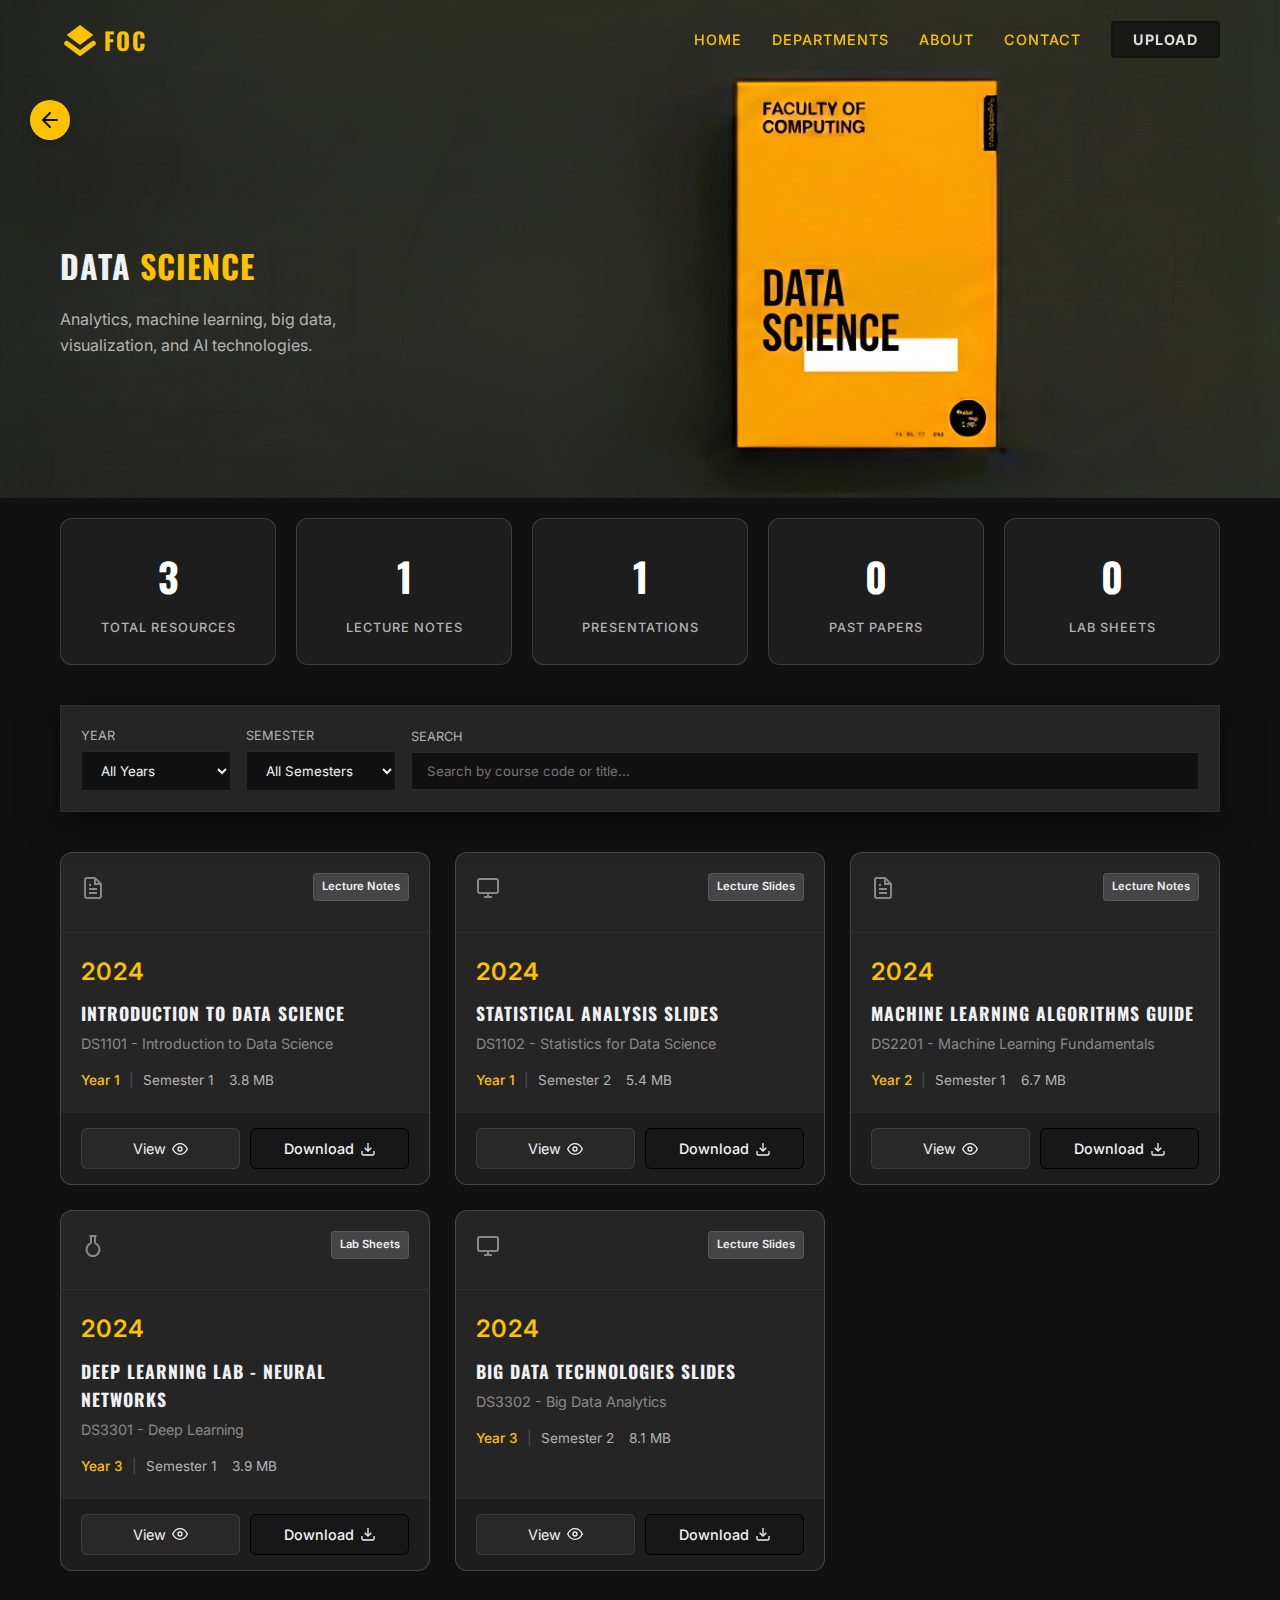
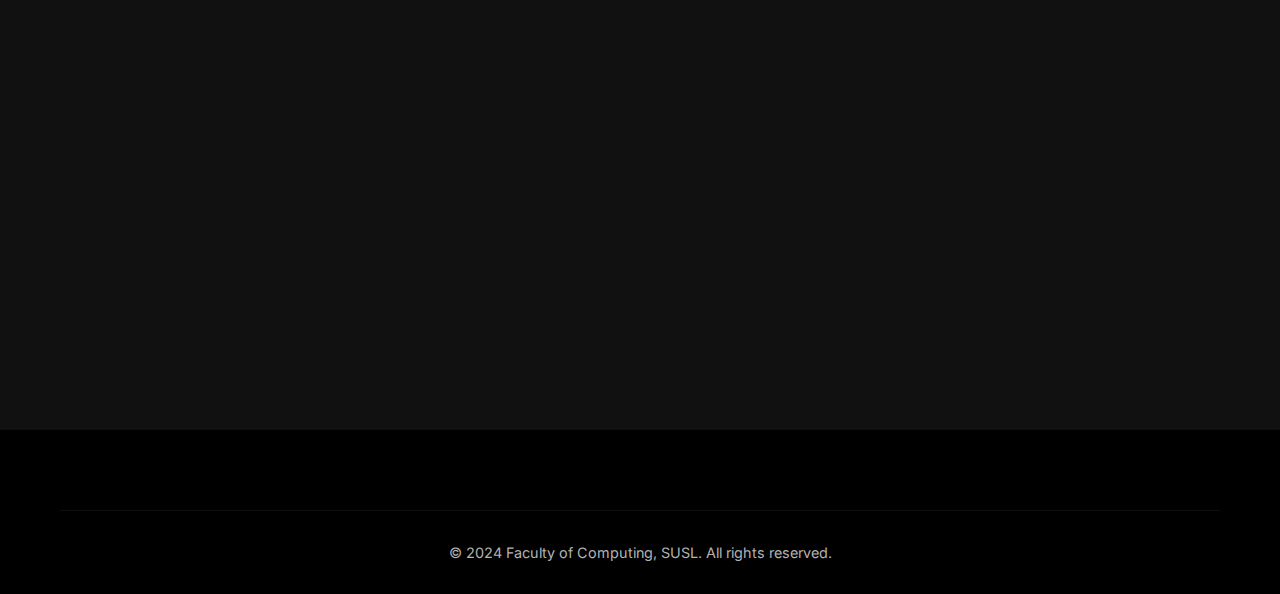
<file: pages/data-science.html>
<!DOCTYPE html>
<html lang="en">

<head>
    <meta charset="UTF-8">
    <meta name="viewport" content="width=device-width, initial-scale=1.0">
    <title>Data Science | Resource Library</title>

    <!-- Fonts -->
    <link rel="preconnect" href="https://fonts.googleapis.com">
    <link rel="preconnect" href="https://fonts.gstatic.com" crossorigin>
    <link
        href="https://fonts.googleapis.com/css2?family=Inter:wght@300;400;500;600&family=Oswald:wght@300;400;500;600;700&display=swap"
        rel="stylesheet">

    <!-- Styles -->
    <link rel="stylesheet" href="../css/styles.css">

    <style>
        /* Page Specific Styles */
        .page-header {
            background-image: url('../images/ds-banner.png');
            background-size: cover;
            background-position: 20% 42%;
            padding: 240px 0 140px;
            position: relative;
            text-align: left;
        }

        .page-header::before {
            content: '';
            position: absolute;
            top: 0;
            left: 0;
            right: 0;
            bottom: 0;
            background: transparent;
        }

        .page-header-content {
            position: relative;
            z-index: 2;
        }

        /* Filter Bar */
        .filter-bar {
            background: var(--bg-card);
            padding: 20px;
            border: 1px solid rgba(255, 255, 255, 0.05);
            margin-top: 0;
            position: relative;
            z-index: 10;
            display: flex;
            gap: 15px;
            flex-wrap: wrap;
            align-items: center;
            box-shadow: var(--shadow-lg);
        }

        .form-group {
            display: flex;
            flex-direction: column;
            gap: 5px;
        }

        .form-label {
            font-size: 0.8rem;
            color: var(--text-gray);
            text-transform: uppercase;
        }

        .form-select,
        .form-input {
            background: var(--bg-darker);
            border: 1px solid rgba(255, 255, 255, 0.1);
            color: var(--text-white);
            padding: 10px 15px;
            font-family: var(--font-body);
            min-width: 150px;
        }

        .form-select:focus,
        .form-input:focus {
            outline: none;
            border-color: var(--accent-orange);
        }

        .search-group {
            flex-grow: 1;
        }

        .search-group input {
            width: 100%;
        }


        /* Tabs */
        .type-tabs {
            display: flex;
            gap: 10px;
            margin-top: 20px;
            flex-wrap: wrap;
        }

        .type-tab {
            background: transparent;
            border: 1px solid rgba(255, 255, 255, 0.1);
            color: var(--text-gray);
            padding: 8px 16px;
            cursor: pointer;
            transition: var(--transition);
            font-family: var(--font-heading);
            text-transform: uppercase;
            letter-spacing: 1px;
            font-size: 0.85rem;
        }

        .type-tab:hover {
            border-color: var(--accent-orange);
            color: var(--accent-orange);
            background: transparent;
        }

        .type-tab.active {
            background: var(--accent-orange);
            color: var(--text-white);
            border-color: var(--accent-orange);
        }
    </style>
</head>

<body>

    <!-- Navigation -->
    <header class="header" id="header">
        <div class="container">
            <nav class="navbar">
                <a href="../index.html" class="logo">
                    <svg width="40" height="40" viewBox="0 0 24 24" fill="none" xmlns="http://www.w3.org/2000/svg"
                        style="color: var(--accent-orange);">
                        <path d="M12 3L20 9L12 15L4 9L12 3Z" fill="currentColor" />
                        <path d="M4 14L12 20L20 14" stroke="currentColor" stroke-width="3" stroke-linecap="round"
                            stroke-linejoin="round" />
                    </svg> FOC
                </a>
                <ul class="nav-menu" id="navMenu">

                    <li><a href="../index.html" class="nav-link">Home</a></li>
                    <li><a href="../index.html#departments" class="nav-link">Departments</a></li>
                    <li><a href="../index.html#about" class="nav-link">About</a></li>
                    <li><a href="../index.html#contact" class="nav-link">Contact</a></li>
                    <li><a href="upload.html" class="nav-link nav-cta">Upload</a></li>

                </ul>
                <div class="hamburger" id="hamburger" aria-label="Toggle menu" role="button" tabindex="0">
                    <span></span>
                    <span></span>
                    <span></span>
                </div>
            </nav>
        </div>
    </header>

    <!-- Back Button -->
    <a href="../index.html#departments" class="back-button" aria-label="Go Back">
        <svg width="24" height="24" viewBox="0 0 24 24" fill="none" xmlns="http://www.w3.org/2000/svg">
            <path d="M19 12H5" stroke="currentColor" stroke-width="2" stroke-linecap="round" stroke-linejoin="round" />
            <path d="M12 19L5 12L12 5" stroke="currentColor" stroke-width="2" stroke-linecap="round"
                stroke-linejoin="round" />
        </svg>
    </a>
    <section class="page-header">
        <div class="container page-header-content">
            <h1>Data <span style="color: var(--accent-orange);">Science</span></h1>
            <p style="color: var(--text-gray); max-width: 600px; margin: 0;">
                Analytics, machine learning, big data,<br> visualization, and AI technologies.
            </p>
        </div>
    </section>

    <!-- Main Content -->
    <section class="section" style="padding-top: 0;">
        <div class="container">

            <!-- Stats Bar -->
            <!-- Stats Bar -->
            <div class="stats-container">
                <div class="stat-card-total">
                    <div id="totalResources" class="stat-number-lg">0</div>
                    <div class="stat-label">Total Resources</div>
                </div>
                <div class="stat-card">
                    <div id="notesCount" class="stat-number-sm">0</div>
                    <div class="stat-label">Lecture Notes</div>
                </div>
                <div class="stat-card">
                    <div id="slidesCount" class="stat-number-sm">0</div>
                    <div class="stat-label">Presentations</div>
                </div>
                <div class="stat-card">
                    <div id="papersCount" class="stat-number-sm">0</div>
                    <div class="stat-label">Past Papers</div>
                </div>
                <div class="stat-card">
                    <div id="labsCount" class="stat-number-sm">0</div>
                    <div class="stat-label">Lab Sheets</div>
                </div>
            </div>

            <!-- Filters -->
            <div class="filter-bar">
                <div class="form-group">
                    <label class="form-label">Year</label>
                    <select id="yearFilter" class="form-select">
                        <option value="all">All Years</option>
                        <option value="2026">2026</option>
                        <option value="2025">2025</option>
                        <option value="2024">2024</option>
                        <option value="2023">2023</option>
                        <option value="2022">2022</option>
                    </select>
                </div>

                <div class="form-group">
                    <label class="form-label">Semester</label>
                    <select id="semesterFilter" class="form-select">
                        <option value="all">All Semesters</option>
                        <option value="1.1">Year 1 - Sem 1</option>
                        <option value="1.2">Year 1 - Sem 2</option>
                        <option value="2.1">Year 2 - Sem 1</option>
                        <option value="2.2">Year 2 - Sem 2</option>
                        <option value="3.1">Year 3 - Sem 1</option>
                        <option value="3.2">Year 3 - Sem 2</option>
                        <option value="4.1">Year 4 - Sem 1</option>
                        <option value="4.2">Year 4 - Sem 2</option>
                    </select>
                </div>

                <div class="form-group search-group">
                    <label class="form-label">Search</label>
                    <input type="text" id="searchInput" class="form-input"
                        placeholder="Search by course code or title...">
                </div>
            </div>


            <!-- Resource Grid -->
            <div class="resource-grid" id="resourcesGrid">
                <!-- Resources will be loaded here via JS -->
            </div>

            <!-- Loading/Empty States -->
            <div id="loadingState" style="text-align: center; padding: 40px; display: none;">
                <p style="color: var(--text-white);">Loading resources...</p>
            </div>

            <div id="emptyState" style="text-align: center; padding: 60px; display: none;">
                <h3 style="color: var(--text-gray);">No resources found</h3>
                <button class="btn-worky" onclick="clearAllFilters()"
                    style="padding: 10px 20px; font-size: 0.8rem; margin-top: 10px;">Clear Filters</button>
            </div>

        </div>
    </section>

    <!-- Footer -->
    <footer class="footer">
        <div class="container">
            <div class="copyright">
                &copy; 2024 Faculty of Computing, SUSL. All rights reserved.
            </div>
        </div>
    </footer>

    <!-- Download Confirmation Modal -->
    <div id="downloadModal" class="modal-overlay">
        <div class="modal-content">
            <div class="modal-header">
                <h3>Confirm Download</h3>
                <button class="modal-close" onclick="closeDownloadModal()">×</button>
            </div>
            <div class="modal-body">
                <p>Are you sure you want to download <strong id="downloadFileName">this file</strong>?</p>
                <div class="file-summary" id="downloadFileDetails">
                </div>
            </div>
            <div class="modal-footer">
                <button class="btn-secondary" onclick="closeDownloadModal()">Cancel</button>
                <button class="btn-primary" id="confirmDownloadBtn">Download Now</button>
            </div>
        </div>
    </div>

    <script>
        window.currentDepartment = 'ds';
    </script>
    <script src="../js/data.js"></script>
    <script src="../js/department.js"></script>
</body>

</html>
</file>
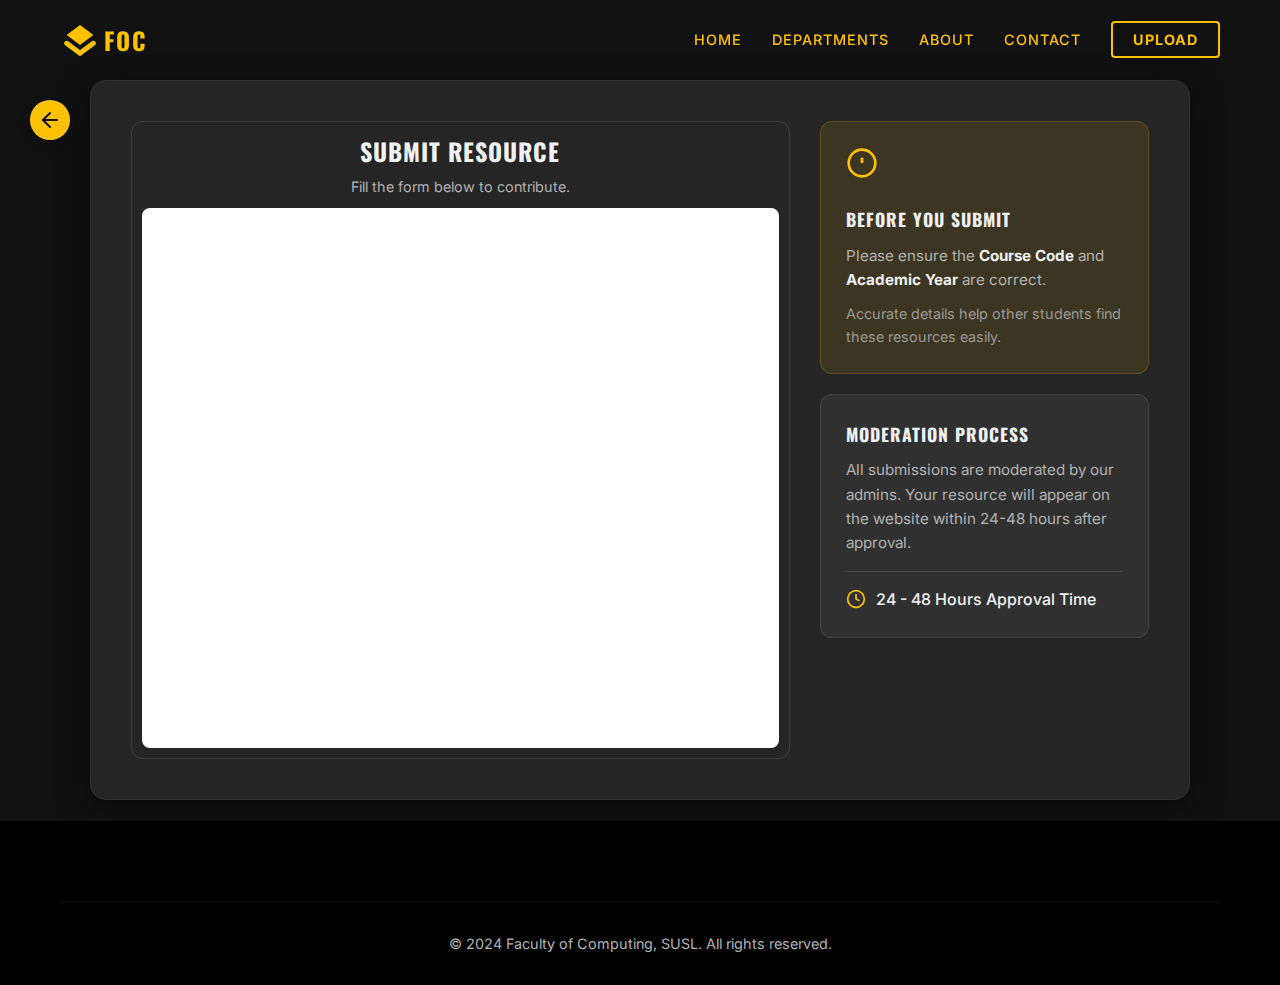
<file: pages/upload.html>
<!DOCTYPE html>
<html lang="en">

<head>
    <meta charset="UTF-8">
    <meta name="viewport" content="width=device-width, initial-scale=1.0">
    <title>Upload Resource | SUSL Computing</title>

    <!-- Fonts -->
    <link rel="preconnect" href="https://fonts.googleapis.com">
    <link rel="preconnect" href="https://fonts.gstatic.com" crossorigin>
    <link
        href="https://fonts.googleapis.com/css2?family=Inter:wght@300;400;500;600&family=Oswald:wght@300;400;500;600;700&display=swap"
        rel="stylesheet">

    <!-- Styles -->
    <link rel="stylesheet" href="../css/styles.css">
    <link rel="stylesheet" href="../css/upload.css">
</head>

<body>

    <!-- Navigation -->
    <header class="header">
        <div class="container">
            <nav class="navbar">
                <a href="../index.html" class="logo">
                    <svg width="40" height="40" viewBox="0 0 24 24" fill="none" xmlns="http://www.w3.org/2000/svg"
                        style="color: var(--accent-orange);">
                        <path d="M12 3L20 9L12 15L4 9L12 3Z" fill="currentColor" />
                        <path d="M4 14L12 20L20 14" stroke="currentColor" stroke-width="3" stroke-linecap="round"
                            stroke-linejoin="round" />
                    </svg> FOC
                </a>
                <ul class="nav-menu" id="navMenu">
                    <li><a href="../index.html" class="nav-link">Home</a></li>
                    <li><a href="../index.html#departments" class="nav-link">Departments</a></li>
                    <li><a href="../index.html#about" class="nav-link">About</a></li>
                    <li><a href="../index.html#contact" class="nav-link">Contact</a></li>
                    <li><a href="upload.html" class="nav-link nav-cta active">Upload</a></li>
                </ul>
                <div class="hamburger" id="hamburger" aria-label="Toggle menu" role="button" tabindex="0">
                    <span></span>
                    <span></span>
                    <span></span>
                </div>
            </nav>
        </div>
    </header>

    <!-- Back Button -->
    <a href="../index.html#departments" class="back-button" aria-label="Go Back">
        <svg width="24" height="24" viewBox="0 0 24 24" fill="none" xmlns="http://www.w3.org/2000/svg">
            <path d="M19 12H5" stroke="currentColor" stroke-width="2" stroke-linecap="round" stroke-linejoin="round" />
            <path d="M12 19L5 12L12 5" stroke="currentColor" stroke-width="2" stroke-linecap="round"
                stroke-linejoin="round" />
        </svg>
    </a>

    <!-- Page Header -->
    <!-- Upload Section -->
    <section class="section upload-section" style="padding-top: 80px; padding-bottom: 20px;">
        <div class="container">
            <div class="upload-container"
                style="display: grid; grid-template-columns: 2fr 1fr; gap: 30px; max-width: 1100px; margin: 0 auto; text-align: left;">

                <!-- Left Column: Google Form -->
                <div
                    style="background: var(--bg-card); padding: 10px; border-radius: 12px; border: 1px solid rgba(255, 255, 255, 0.1); height: fit-content;">
                    <div style="margin-bottom: 10px; text-align: center;">
                        <h2 style="color: var(--text-white); margin-bottom: 5px; font-size: 1.5rem;">Submit Resource
                        </h2>
                        <p style="color: var(--text-gray); font-size: 0.9rem;">
                            Fill the form below to contribute.
                        </p>
                    </div>

                    <div class="google-form-wrapper" style="position: relative; overflow: hidden; padding-top: 60vh;">
                        <div class="iframe-loader" id="formLoader">
                            <div class="spinner"></div>
                        </div>
                        <iframe onload="document.getElementById('formLoader').classList.add('hidden')"
                            src="https://docs.google.com/forms/d/e/1FAIpQLSdjtDWour7f6jrCtT9Rv4Nct-xcQyUi9O6kEwXfAvy6jRUodw/viewform?embedded=true"
                            width="100%" height="100%" frameborder="0" marginheight="0" marginwidth="0"
                            style="position: absolute; top: 0; left: 0; border: none; background: #fff; border-radius: 8px;">
                            Loading…
                        </iframe>
                    </div>
                </div>

                <!-- Right Column: Awareness & Instructions -->
                <div style="display: flex; flex-direction: column; gap: 20px;">

                    <!-- Important Note Card -->
                    <div
                        style="background: rgba(252, 194, 0, 0.1); padding: 25px; border-radius: 12px; border: 1px solid rgba(252, 194, 0, 0.2);">
                        <div style="color: var(--accent-orange); font-size: 1.5rem; margin-bottom: 15px;">
                            <svg width="32" height="32" viewBox="0 0 24 24" fill="none" stroke="currentColor"
                                stroke-width="2">
                                <circle cx="12" cy="12" r="10"></circle>
                                <line x1="12" y1="8" x2="12" y2="12"></line>
                                <line x1="12" y1="16" x2="12.01" y2="16"></line>
                            </svg>
                        </div>
                        <h3 style="color: var(--text-white); font-size: 1.1rem; margin-bottom: 10px;">Before You Submit
                        </h3>
                        <p style="color: var(--text-gray); font-size: 0.95rem; line-height: 1.6;">
                            Please ensure the <strong style="color: var(--text-white);">Course Code</strong> and <strong
                                style="color: var(--text-white);">Academic Year</strong> are correct.
                        </p>
                        <p style="color: var(--text-gray); font-size: 0.9rem; margin-top: 10px; opacity: 0.8;">
                            Accurate details help other students find these resources easily.
                        </p>
                    </div>

                    <!-- Moderation Info Card -->
                    <div
                        style="background: rgba(255, 255, 255, 0.05); padding: 25px; border-radius: 12px; border: 1px solid rgba(255, 255, 255, 0.1);">
                        <h3 style="color: var(--text-white); font-size: 1.1rem; margin-bottom: 10px;">Moderation Process
                        </h3>
                        <p style="color: var(--text-gray); font-size: 0.95rem; line-height: 1.6;">
                            All submissions are moderated by our admins. Your resource will appear on the website within
                            24-48 hours after approval.
                        </p>
                        <div
                            style="display: flex; align-items: center; gap: 10px; margin-top: 15px; padding-top: 15px; border-top: 1px solid rgba(255, 255, 255, 0.1);">
                            <svg width="20" height="20" viewBox="0 0 24 24" fill="none" stroke="var(--accent-orange)"
                                stroke-width="2">
                                <circle cx="12" cy="12" r="10"></circle>
                                <polyline points="12 6 12 12 16 14"></polyline>
                            </svg>
                            <span style="color: var(--text-white); font-weight: 500;">24 - 48 Hours Approval Time</span>
                        </div>
                    </div>

                </div>

            </div>
        </div>
    </section>

    <!-- Success Modal -->
    <div class="modal-overlay" id="successModal">
        <div class="modal-content">
            <div class="success-icon">
                <svg width="60" height="60" viewBox="0 0 24 24" fill="none" stroke="currentColor" stroke-width="2">
                    <path d="M22 11.08V12a10 10 0 1 1-5.93-9.14"></path>
                    <polyline points="22 4 12 14.01 9 11.01"></polyline>
                </svg>
            </div>
            <h2>Upload Successful!</h2>
            <p>Your resource has been submitted and is pending approval.</p>
            <button class="btn-worky" id="closeModal">Upload Another</button>
        </div>
    </div>

    <!-- Footer -->
    <footer class="footer">
        <div class="container">
            <div class="copyright">
                &copy; 2024 Faculty of Computing, SUSL. All rights reserved.
            </div>
        </div>
    </footer>

    <script src="../js/data.js"></script>
    <script src="../js/upload.js"></script>
</body>

</html>
</file>
<file: css/styles.css>
/* 
 * Worky Style Redesign - Dark Architectural Theme
 */

:root {
    /* Core Colors */
    --bg-dark: #1a1a1a;
    --bg-darker: #111111;
    --bg-card: #252525;

    /* Accents */
    --accent-orange: #FCC200;
    /* Brighter Yellow */
    --accent-orange-hover: #E6B000;

    /* Text */
    --text-white: #EFF1F3;
    --text-gray: #b3b3b3;
    --text-dark: #111111;

    /* Typography */
    --font-heading: 'Oswald', 'Poppins', sans-serif;
    /* Condensed bold look */
    --font-body: 'Inter', sans-serif;

    /* Spacing & Layout */
    --container-width: 1200px;
    --header-height: 80px;

    /* Effects */
    --shadow-sm: 0 2px 4px rgba(0, 0, 0, 0.3);
    --shadow-lg: 0 10px 30px rgba(0, 0, 0, 0.5);
    --border-color: rgba(255, 255, 255, 0.05);
    --transition: all 0.3s ease;
}



/* Reset & Base */
* {
    margin: 0;
    padding: 0;
    box-sizing: border-box;
}

html {
    scroll-behavior: smooth;
}

body {
    font-family: var(--font-body);
    background-color: var(--bg-darker);
    color: var(--text-gray);
    line-height: 1.6;
    overflow-x: hidden;
}

h1,
h2,
h3,
h4,
h5,
h6 {
    font-family: var(--font-heading);
    color: var(--text-white);
    text-transform: uppercase;
    letter-spacing: 1px;
    margin-bottom: 1rem;
}

a {
    text-decoration: none;
    transition: var(--transition);
}

ul {
    list-style: none;
}

/* Container */
.container {
    max-width: var(--container-width);
    margin: 0 auto;
    padding: 0 20px;
}

/* ====================
   Navigation 
   ==================== */
.header {
    position: fixed;
    top: 0;
    width: 100%;
    z-index: 1000;
    background: transparent;
    transition: all 0.3s ease;
    padding: 20px 0;
}

.header.scrolled {
    background: rgba(17, 17, 17, 0.7);
    -webkit-backdrop-filter: blur(15px);
    backdrop-filter: blur(15px);
    border-bottom: 1px solid rgba(255, 255, 255, 0.05);
    padding: 15px 0;
}

.navbar {
    display: flex;
    justify-content: space-between;
    align-items: center;
}

.logo {
    display: flex;
    align-items: center;
    gap: 4px;
    font-family: var(--font-heading);
    font-size: 1.5rem;
    font-weight: 700;
    color: var(--accent-orange);
    letter-spacing: 2px;
}

.logo span {
    color: var(--accent-orange);
}

.nav-menu {
    display: flex;
    gap: 30px;
}

.nav-link {
    color: var(--accent-orange);
    font-size: 0.9rem;
    font-weight: 500;
    text-transform: uppercase;
    letter-spacing: 1px;
    padding: 5px 0;
    position: relative;
}

.nav-link:hover,
.nav-link.active {
    color: var(--accent-orange);
    text-shadow: none;
}

.nav-link::after {
    content: '';
    position: absolute;
    width: 0;
    height: 2px;
    bottom: 0;
    left: 0;
    background-color: var(--accent-orange);
    transition: width 0.3s ease;
}

.nav-link:hover::after,
.nav-link.active::after {
    width: 100%;
}

.nav-cta {
    background-color: rgba(17, 17, 17, 0.75);
    color: rgba(239, 241, 243, 0.9) !important;
    padding: 8px 20px !important;
    border: 2px solid rgba(17, 17, 17, 0.75);
    border-radius: 4px;
    font-weight: 700;
    transition: all 0.3s ease;
}

.nav-cta::after {
    display: none !important;
}

.nav-cta:hover,
.nav-cta.active {
    background-color: transparent;
    color: var(--accent-orange) !important;
    border: 2px solid var(--accent-orange);
    transform: translateY(-2px);
}

.header.scrolled .nav-cta {
    background-color: #ffffff;
    color: #000000 !important;
    border: 2px solid #ffffff;
}

.header.scrolled .nav-cta:hover {
    background-color: transparent;
    color: #ffffff !important;
    border: 2px solid #ffffff;
}


.theme-toggle {
    background: none;
    border: none;
    cursor: pointer;
    display: flex;
    align-items: center;
    justify-content: center;
    padding: 0 5px;
}

.theme-toggle svg {
    color: var(--text-white);
    transition: var(--transition);
}

.theme-toggle:hover svg {
    color: var(--accent-orange);
    transform: scale(1.1);
}

/* Icon visibility */


/* ====================
   Preview Modal
   ==================== */
.modal-lg {
    max-width: 800px;
    width: 95%;
}

.preview-container {
    height: 60vh;
    background: #1e1e1e;
    display: flex;
    align-items: center;
    justify-content: center;
    border-radius: 0 0 16px 16px;
    border-top: 1px solid var(--border-color);
}

.preview-placeholder {
    text-align: center;
    color: var(--text-gray);
}

.preview-icon {
    font-size: 4rem;
    margin-bottom: 20px;
    opacity: 0.5;
}

.preview-filename {
    color: var(--text-white);
    background: rgba(255, 255, 255, 0.05);
    padding: 8px 16px;
    border-radius: 4px;
    display: inline-block;
    margin: 10px 0;
    font-family: monospace;
}

/* Remove padding from body for preview modal to flush content */
.modal-body.p-0 {
    padding: 0;
}

/* ====================
   Hero Section 
   ==================== */
.hero {
    position: relative;
    height: 100vh;
    display: flex;
    align-items: center;
    justify-content: flex-start;
    text-align: left;
    padding-left: 8%;
    background-image: url('../images/hero-bg.png?v=new');
    background-size: cover;
    background-position: center;
    background-attachment: scroll;
}

.hero::before {
    content: '';
    position: absolute;
    top: 0;
    left: 0;
    right: 0;
    bottom: 0;
    /* Static thin dark overlay removed */
    background: transparent;
    pointer-events: none;
    z-index: 1;
}

.hero-content {
    position: relative;
    z-index: 2;
    max-width: 900px;
    padding: 0 20px;
}

.hero h1 {
    font-size: 5rem;
    font-weight: 700;
    line-height: 1.1;
    margin-bottom: 1rem;
    text-shadow: 2px 2px 4px rgba(0, 0, 0, 0.3);
}

.hero-subtitle {
    font-size: 1.5rem;
    font-weight: 300;
    color: var(--text-white);
    opacity: 0.75;
    margin-bottom: 3rem;
    letter-spacing: 2px;
}

/* Worky Style Button */
.btn-worky {
    display: inline-block;
    background-color: rgba(17, 17, 17, 0.75);
    color: rgba(239, 241, 243, 0.9);
    font-family: var(--font-heading);
    font-size: 1rem;
    font-weight: 700;
    text-transform: uppercase;
    letter-spacing: 3px;
    padding: 18px 40px;
    border: 2px solid rgba(17, 17, 17, 0.75);
    cursor: pointer;
    transition: var(--transition);
    box-shadow: 0 10px 20px rgba(0, 0, 0, 0.1);
}

.btn-worky:hover {
    background-color: transparent;
    color: var(--accent-orange);
    border: 2px solid var(--text-dark);
    transform: translateY(-5px);
    box-shadow: 0 15px 30px rgba(0, 0, 0, 0.2);
}

/* ====================
   Sections 
   ==================== */
.section {
    padding: 100px 0;
    background-color: var(--bg-darker);
}

.section-header {
    text-align: center;
    margin-bottom: 60px;
}

.section-header h2 {
    font-size: 3rem;
    color: var(--text-white);
}

.section-header p {
    color: var(--text-gray);
    max-width: 600px;
    margin: 0 auto;
}

/* Cards */
.card-grid {
    display: grid;
    grid-template-columns: repeat(auto-fit, minmax(300px, 1fr));
    gap: 20px;
}

.dept-card {
    background: rgba(255, 255, 255, 0.05);
    /* Matching stats bar */
    padding: 25px;
    border: 1px solid rgba(255, 255, 255, 0.15);
    /* Matching stats bar */
    border-radius: 12px;
    /* Matching stats bar */
    transition: var(--transition);
    position: relative;
    overflow: hidden;
}

.dept-card:hover {
    transform: translateY(-5px) scale(1.005);
    border-color: var(--accent-orange);
    box-shadow: 0 10px 30px rgba(0, 0, 0, 0.3);
    z-index: 2;
}

.dept-card::before {
    content: '';
    position: absolute;
    top: 0;
    left: 0;
    width: 100%;
    height: 4px;
    background: var(--accent-orange);
    transform: scaleX(0);
    transform-origin: left;
    transition: transform 0.3s ease;
}

.dept-card:hover::before {
    transform: scaleX(1);
}

.dept-icon {
    font-size: 3rem;
    color: var(--accent-orange);
    margin-bottom: 20px;
}

.dept-card h3 {
    font-size: 1.5rem;
    margin-bottom: 15px;
}

.dept-card p {
    font-size: 0.95rem;
    margin-bottom: 25px;
    color: var(--text-gray);
}

.dept-stats {
    display: flex;
    justify-content: space-between;
    border-top: 1px solid rgba(255, 255, 255, 0.1);
    padding-top: 20px;
}

.stat-item span {
    display: block;
    font-size: 1.2rem;
    font-weight: 700;
    color: var(--text-white);
}

.stat-item label {
    font-size: 0.8rem;
    text-transform: uppercase;
    color: var(--text-gray);
}

/* Responsive Stats Bar for Department Pages */
.stats-bar-grid {
    display: flex;
    justify-content: space-between;
    gap: 10px;
    text-align: center;
}

.stats-bar-grid>div {
    flex: 1;
    /* Distribute space equally */
    min-width: 0;
    /* Allow shrinking below content size */
}

/* ====================
   PROFESSIONAL MOBILE OPTIMIZATION
   World-Class Mobile UX Design
   ==================== */

/* ---- Mobile Navigation (Hamburger Menu) ---- */
.hamburger {
    display: none;
    flex-direction: column;
    gap: 5px;
    cursor: pointer;
    padding: 10px;
    z-index: 1001;
}

.hamburger span {
    width: 25px;
    height: 3px;
    background: var(--accent-orange);
    border-radius: 3px;
    transition: all 0.3s ease;
}

.hamburger.active span:nth-child(1) {
    transform: rotate(45deg) translate(6px, 6px);
}

.hamburger.active span:nth-child(2) {
    opacity: 0;
}

.hamburger.active span:nth-child(3) {
    transform: rotate(-45deg) translate(6px, -6px);
}

/* ---- Tablet Breakpoint (768px) ---- */
@media (max-width: 768px) {

    /* Navigation */
    .hamburger {
        display: flex;
    }

    .nav-menu {
        position: fixed;
        top: 0;
        right: -100%;
        width: 80%;
        max-width: 320px;
        height: 100vh;
        background: rgba(17, 17, 17, 0.98);
        backdrop-filter: blur(20px);
        flex-direction: column;
        padding: 100px 40px 40px;
        gap: 0;
        transition: right 0.4s cubic-bezier(0.16, 1, 0.3, 1);
        box-shadow: -10px 0 40px rgba(0, 0, 0, 0.5);
        z-index: 1000;
    }

    .nav-menu.active {
        right: 0;
    }

    .nav-menu li {
        border-bottom: 1px solid rgba(255, 255, 255, 0.08);
    }

    .nav-link {
        display: block;
        padding: 18px 0;
        font-size: 1.1rem;
    }

    .nav-cta {
        margin-top: 20px;
        text-align: center;
        padding: 16px 24px !important;
    }

    /* Hero Section */
    .hero {
        height: auto;
        min-height: 100vh;
        padding: 120px 20px 60px;
        justify-content: center;
        text-align: center;
        background-position: center center;
    }

    .hero-content {
        max-width: 100%;
        padding: 0;
    }

    .hero h1 {
        font-size: 2.5rem;
        line-height: 1.15;
        margin-bottom: 16px;
    }

    .hero-subtitle {
        font-size: 1rem;
        margin-bottom: 32px;
        letter-spacing: 1px;
    }

    .btn-worky {
        padding: 16px 32px;
        font-size: 0.9rem;
        letter-spacing: 2px;
        width: 100%;
        max-width: 280px;
    }

    /* Sections */
    .section {
        padding: 60px 0;
    }

    .section-header {
        margin-bottom: 40px;
    }

    .section-header h2 {
        font-size: 2rem;
        padding: 0 10px;
    }

    .section-header p {
        font-size: 0.95rem;
        padding: 0 20px;
    }

    /* Department Cards Grid */
    .card-grid {
        grid-template-columns: 1fr;
        gap: 16px;
        padding: 0 5px;
    }

    .dept-card {
        padding: 24px 20px;
    }

    .dept-card h3 {
        font-size: 1.3rem;
    }

    .dept-card p {
        font-size: 0.9rem;
        margin-bottom: 20px;
    }

    .dept-stats {
        padding-top: 16px;
    }

    .stat-item span {
        font-size: 1.1rem;
    }

    .stat-item label {
        font-size: 0.7rem;
    }

    /* Stats Bar - 2-Column Grid Design */
    .stats-bar-grid {
        display: grid;
        grid-template-columns: repeat(2, 1fr);
        gap: 12px;
    }

    .stats-bar-grid>div:first-child {
        grid-column: 1 / -1;
        /* Total Resources spans full width */
        background: rgba(252, 194, 0, 0.08);
        border: 1px solid rgba(252, 194, 0, 0.2);
        border-radius: 12px;
        padding: 16px 12px;
    }

    .stats-bar-grid>div:not(:first-child) {
        background: rgba(255, 255, 255, 0.03);
        border: 1px solid rgba(255, 255, 255, 0.08);
        border-radius: 10px;
        padding: 14px 10px;
    }

    .stats-bar-grid .stat-number {
        font-size: 1.5rem !important;
        margin-bottom: 4px !important;
    }

    .stats-bar-grid>div:first-child .stat-number {
        font-size: 2rem !important;
        color: var(--accent-orange) !important;
    }

    .stats-bar-grid .stat-label {
        font-size: 0.65rem !important;
        line-height: 1.3;
        letter-spacing: 0.5px;
    }

    /* About Section */
    .about-section {
        padding: 40px 0;
    }

    .mission-statement {
        margin-bottom: 30px;
    }

    .mission-text {
        font-size: 0.95rem;
    }

    .features-grid {
        grid-template-columns: 1fr;
        gap: 16px;
        margin-bottom: 30px;
    }

    .feature-card {
        padding: 24px 20px;
    }

    .feature-title {
        font-size: 1rem;
    }

    .feature-text {
        font-size: 0.9rem;
    }

    /* Resource Cards */
    .resource-grid {
        grid-template-columns: 1fr;
        gap: 16px;
        margin-top: 24px;
    }

    .resource-card {
        border-radius: 16px;
    }

    .resource-header {
        padding: 16px;
    }

    .resource-body {
        padding: 16px;
    }

    .resource-title {
        font-size: 1rem;
    }

    .resource-meta {
        flex-wrap: wrap;
        gap: 10px;
    }

    .resource-footer,
    .resource-card-footer {
        padding: 14px 16px;
    }

    .btn-card-action {
        width: 44px;
        /* Apple's minimum touch target */
        height: 44px;
    }

    /* Back Button */
    .back-button {
        top: 90px;
        left: 16px;
        width: 44px;
        height: 44px;
    }

    /* Footer */
    .footer {
        padding: 50px 0 24px;
    }

    .footer-grid {
        grid-template-columns: 1fr;
        gap: 30px;
        text-align: center;
        margin-bottom: 40px;
    }

    .footer h4 {
        font-size: 1.1rem;
        margin-bottom: 16px;
    }

    .footer-links a {
        font-size: 0.95rem;
    }

    .copyright {
        font-size: 0.85rem;
    }

    /* Modals */
    .modal-content {
        width: 95%;
        max-width: none;
        margin: 20px;
        border-radius: 16px;
    }

    .modal-header {
        padding: 24px 20px 10px;
    }

    .modal-header h3 {
        font-size: 1.1rem;
    }

    .modal-body {
        padding: 10px 20px 24px;
    }

    .modal-body p {
        font-size: 0.9rem;
    }

    .file-summary {
        padding: 16px;
    }

    .file-summary-item {
        grid-template-columns: 70px 1fr;
        font-size: 0.85rem;
    }

    .modal-footer {
        grid-template-columns: 1fr;
        gap: 12px;
        padding: 16px 20px 24px;
    }

    .btn-secondary,
    .btn-primary {
        padding: 16px;
        font-size: 0.85rem;
    }

    /* Page Headers (Department Pages) */
    .page-header {
        padding: 140px 0 80px !important;
        background-position: center !important;
    }

    .page-header h1 {
        font-size: 2.2rem;
    }

    .page-header p {
        font-size: 0.9rem;
    }

    /* Filter Bar */
    .filter-bar {
        flex-direction: column;
        gap: 12px !important;
        padding: 16px !important;
    }

    .form-group {
        width: 100%;
    }

    .form-select,
    .form-input {
        width: 100%;
        min-width: unset;
        padding: 14px 16px;
        font-size: 1rem;
    }

    /* Type Tabs */
    .type-tabs {
        gap: 8px;
        overflow-x: auto;
        padding-bottom: 8px;
        -webkit-overflow-scrolling: touch;
    }

    .type-tab {
        padding: 12px 16px;
        font-size: 0.8rem;
        white-space: nowrap;
        flex-shrink: 0;
    }

    /* Container Padding */
    .container {
        padding: 0 16px;
    }
}

/* ---- Small Mobile (480px) ---- */
@media (max-width: 480px) {
    .hero h1 {
        font-size: 2rem;
    }

    .hero-subtitle {
        font-size: 0.9rem;
    }

    .section-header h2 {
        font-size: 1.75rem;
    }

    .dept-card {
        padding: 20px 16px;
    }

    .dept-card h3 {
        font-size: 1.2rem;
    }

    .stats-bar-grid .stat-number {
        font-size: 1.3rem !important;
    }

    .stats-bar-grid>div:first-child .stat-number {
        font-size: 1.8rem !important;
    }

    .stats-bar-grid .stat-label {
        font-size: 0.6rem !important;
    }

    .page-header {
        padding: 120px 0 60px !important;
    }

    .page-header h1 {
        font-size: 1.8rem;
    }

    .nav-menu {
        width: 100%;
        max-width: none;
        padding: 100px 30px 30px;
    }

    .back-button {
        top: 85px;
        left: 12px;
        width: 40px;
        height: 40px;
    }
}

/* ====================
   About Section
   ==================== */
.about-section {
    padding: 20px 0;
    /* Compact padding */
    background: linear-gradient(135deg, #0a0a0a 0%, #1a1a1a 100%);
    min-height: auto;
    /* Allow it to shrink */
}

[data-theme="light"] .about-section {
    background: #e5e5e5;
}

.about-content {
    max-width: 1000px;
    margin: 0 auto;
}

.mission-statement {
    text-align: center;
    margin-bottom: 20px;
    /* Reduced from 50px */
}

.mission-text {
    font-size: 1rem;
    /* Reduced from 1.15rem */
    line-height: 1.6;
    color: var(--text-gray);
    margin-bottom: 10px;
}

.features-grid {
    display: grid;
    grid-template-columns: repeat(auto-fit, minmax(280px, 1fr));
    gap: 25px;
    margin-bottom: 40px;
}

.feature-card {
    background: var(--bg-card);
    padding: 30px;
    border: 1px solid rgba(255, 255, 255, 0.05);
    border-radius: 8px;
    text-align: center;
}

.feature-icon {
    margin-bottom: 15px;
}

.feature-icon svg {
    margin: 0 auto;
    display: block;
}

.feature-title {
    color: var(--text-white);
    font-size: 1.1rem;
    margin-bottom: 12px;
}

.feature-text {
    color: var(--text-gray);
    font-size: 0.95rem;
    line-height: 1.6;
}

/* Feature Icon Stroke */
.feature-icon svg {
    margin: 0 auto;
    display: block;
    stroke: var(--accent-orange);
}

/* ====================
   Stats Grid - Responsive Design
   ==================== */
.stats-container {
    display: grid;
    grid-template-columns: repeat(5, 1fr);
    /* Desktop: 5 columns in a row */
    gap: 20px;
    margin-bottom: 40px;
    margin-top: 20px;
    position: relative;
    z-index: 10;
}

/* Desktop: All cards in one row, same styling */
.stat-card-total,
.stat-card {
    background: rgba(255, 255, 255, 0.05);
    border: 1px solid rgba(255, 255, 255, 0.15);
    border-radius: 12px;
    padding: 25px;
    text-align: center;
    transition: all 0.3s ease;
    display: flex;
    flex-direction: column;
    justify-content: center;
    align-items: center;
    min-height: 120px;
}

.stat-card-total {
    grid-column: auto;
    /* Desktop: Takes 1 column like others */
}

.stat-card:hover,
.stat-card-total:hover {
    transform: translateY(-5px);
    border-color: var(--accent-orange);
    background: rgba(255, 255, 255, 0.08);
}

/* Desktop: Same size numbers for all */
.stat-number-lg,
.stat-number-sm {
    font-size: 2.5rem;
    font-weight: 700;
    color: #FFFFFF;
    margin-bottom: 10px;
    font-family: 'Oswald', sans-serif;
}

.stat-label {
    text-transform: uppercase;
    letter-spacing: 1px;
    color: var(--text-gray);
    font-size: 0.8rem;
    font-weight: 500;
}

/* MOBILE: Card Grid Layout (768px and below) */
@media (max-width: 768px) {
    .stats-container {
        grid-template-columns: repeat(2, 1fr);
        /* Mobile: 2 columns */
        gap: 15px;
    }

    /* Mobile: Total card spans full width */
    .stat-card-total {
        grid-column: 1 / -1;
        background: #181818;
        border: 1px solid #FFC107;
        min-height: 160px;
        padding: 30px;
    }

    /* Mobile: Individual cards get dark styling */
    .stat-card {
        background: #181818;
        border: 1px solid rgba(255, 255, 255, 0.1);
        min-height: 130px;
    }

    .stat-card:hover {
        border-color: var(--accent-orange);
        background: #222;
    }

    /* Mobile: Large number for total */
    .stat-number-lg {
        font-size: 4rem;
        font-weight: 800;
        color: #FFC107;
        margin-bottom: 15px;
    }

    /* Mobile: Medium numbers for categories */
    .stat-number-sm {
        font-size: 2.5rem;
        font-weight: 700;
        color: #FFC107;
        margin-bottom: 10px;
    }

    /* Mobile: Better contrast labels */
    .stat-label {
        color: #bbb;
        font-size: 0.85rem;
        font-weight: 600;
        letter-spacing: 1.5px;
    }
}

/* Footer */
.footer {
    background: #000;
    padding: 80px 0 30px;
    border-top: 1px solid rgba(255, 255, 255, 0.05);
}

.footer-grid {
    display: grid;
    grid-template-columns: repeat(auto-fit, minmax(200px, 1fr));
    gap: 40px;
    margin-bottom: 60px;
}

.footer h4 {
    font-size: 1.2rem;
    margin-bottom: 25px;
    color: #EFF1F3;
}

.footer-links li {
    margin-bottom: 15px;
}

.footer-links a {
    color: #b3b3b3;
    font-size: 0.9rem;
}

.footer-links a:hover {
    color: var(--accent-orange);
    padding-left: 5px;
}

.copyright {
    text-align: center;
    padding-top: 30px;
    border-top: 1px solid rgba(255, 255, 255, 0.05);
    color: #b3b3b3;
    font-size: 0.9rem;
}

/* Legacy mobile styles removed - replaced by Professional Mobile Optimization section above */

/* ====================
   Resource Card (Externalized)
   ==================== */
.resource-grid {
    display: grid;
    grid-template-columns: repeat(auto-fill, minmax(300px, 1fr));
    gap: 25px;
    margin-top: 40px;
}

.resource-card {
    background: var(--bg-card);
    border: 1px solid rgba(255, 255, 255, 0.15);
    border-radius: 12px;
    transition: var(--transition);
    display: flex;
    flex-direction: column;
    position: relative;
    overflow: hidden;
}

[data-theme="light"] .resource-card {
    border-color: #14213d;
    /* Dark Blue Border in Light Mode */
}

.resource-card:hover {
    transform: translateY(-5px) scale(1.005);
    box-shadow: 0 10px 30px rgba(0, 0, 0, 0.3);
    z-index: 2;
}



.resource-header {
    padding: 20px;
    border-bottom: 1px solid var(--border-color);
    display: flex;
    justify-content: space-between;
    align-items: flex-start;
}

.resource-icon {
    font-size: 1.5rem;
    color: var(--text-gray);
    opacity: 0.7;
}

.resource-body {
    padding: 20px;
    flex-grow: 1;
}

.resource-title {
    font-family: var(--font-heading);
    font-size: 1.1rem;
    margin-bottom: 5px;
    color: var(--text-white);
}

.resource-course {
    font-size: 0.9rem;
    color: var(--text-gray);
    margin-bottom: 10px;
    opacity: 0.7;
}

.resource-meta {
    font-size: 0.85rem;
    color: var(--text-gray);
    display: flex;
    gap: 15px;
    margin-top: 15px;
}

.resource-footer {
    padding: 15px 20px;
    background: rgba(0, 0, 0, 0.2);
    display: flex;
    justify-content: space-between;
    align-items: center;
}

[data-theme="light"] .resource-footer {
    background: rgba(0, 0, 0, 0.05);
}

.btn-download {
    color: var(--text-white);
    font-size: 0.9rem;
    font-weight: 500;
    display: flex;
    align-items: center;
    gap: 5px;
}

.btn-download:hover {
    color: var(--accent-orange);
}

.resource-meta-badge {
    background: rgba(255, 255, 255, 0.15);
    padding: 4px 8px;
    border-radius: 4px;
    font-size: 0.7rem;
    color: var(--text-white);
    font-weight: 600;
    border: 1px solid rgba(255, 255, 255, 0.1);
}

.resource-year {
    font-size: 1.5rem;
    font-weight: 600;
    color: var(--accent-orange);
    margin-bottom: 8px;
    text-transform: uppercase;
    letter-spacing: 1px;
}

.meta-highlight {
    color: var(--accent-orange);
    font-weight: 500;
}

.meta-separator {
    margin: 0 5px;
    color: var(--text-gray);
    opacity: 0.3;
}

/* Back Button */
.back-button {
    position: fixed;
    top: 100px;
    left: 30px;
    width: 40px;
    height: 40px;
    background: var(--accent-orange);
    backdrop-filter: blur(10px);
    border: 1px solid rgba(255, 255, 255, 0.1);
    border-radius: 50%;
    display: flex;
    align-items: center;
    justify-content: center;
    color: var(--text-dark);
    z-index: 900;
    transition: all 0.3s ease;
    box-shadow: 0 4px 10px rgba(0, 0, 0, 0.2);
}

.back-button:hover {
    background: var(--text-dark);
    color: var(--accent-orange);
    transform: translateX(-5px);
}

/* ====================
   Resource Card Actions
   ==================== */
.resource-card-footer {
    padding: 15px 20px;
    border-top: 1px solid var(--border-color);
    display: flex;
    justify-content: space-between;
    align-items: center;
    background: rgba(0, 0, 0, 0.2);
}

.resource-card-date {
    font-size: 0.85rem;
    color: var(--text-gray);
    display: flex;
    align-items: center;
    gap: 6px;
}

.card-actions {
    display: flex;
    gap: 10px;
}

.btn-card-action {
    width: 38px;
    height: 38px;
    border-radius: 8px;
    border: 1px solid var(--border-color);
    background: rgba(255, 255, 255, 0.03);
    color: var(--text-gray);
    display: flex;
    align-items: center;
    justify-content: center;
    cursor: pointer;
    transition: all 0.3s ease;
    font-size: 1.1rem;
}

.btn-view:hover {
    background: rgba(255, 255, 255, 0.15);
    color: var(--text-white);
    border-color: rgba(255, 255, 255, 0.5);
    transform: translateY(-2px);
}

.btn-download:hover {
    background: var(--accent-orange);
    color: var(--text-dark);
    border-color: var(--accent-orange);
    box-shadow: 0 4px 12px rgba(252, 194, 0, 0.3);
    transform: translateY(-2px);
}

/* ====================
   Modals
   ==================== */
/* ====================
   Modals
   ==================== */
.modal-overlay {
    position: fixed;
    top: 0;
    left: 0;
    right: 0;
    bottom: 0;
    background: rgba(5, 5, 5, 0.7);
    backdrop-filter: blur(12px);
    -webkit-backdrop-filter: blur(12px);
    z-index: 9999;
    display: none;
    align-items: center;
    justify-content: center;
    opacity: 0;
    transition: all 0.4s cubic-bezier(0.16, 1, 0.3, 1);
}

.modal-overlay.active {
    display: flex;
    opacity: 1;
}

.modal-content {
    background: #181818;
    width: 90%;
    max-width: 440px;
    border-radius: 20px;
    border: 1px solid rgba(255, 255, 255, 0.08);
    padding: 0;
    position: relative;
    transform: scale(0.94) translateY(10px);
    transition: all 0.4s cubic-bezier(0.16, 1, 0.3, 1);
    text-align: center;
    box-shadow:
        0 40px 80px -20px rgba(0, 0, 0, 0.8),
        0 0 0 1px rgba(255, 255, 255, 0.05) inset;
    overflow: hidden;
}

.modal-overlay.active .modal-content {
    transform: scale(1) translateY(0);
}

.modal-header {
    background: linear-gradient(180deg, rgba(255, 255, 255, 0.03) 0%, rgba(255, 255, 255, 0) 100%);
    padding: 30px 30px 10px;
}

.modal-icon {
    width: 60px;
    height: 60px;
    background: rgba(252, 194, 0, 0.1);
    border-radius: 50%;
    margin: 0 auto 20px;
    display: flex;
    align-items: center;
    justify-content: center;
    color: var(--accent-orange);
    border: 1px solid rgba(252, 194, 0, 0.2);
    font-size: 1.5rem;
}

.modal-header h3 {
    color: var(--text-white);
    margin-bottom: 5px;
    font-size: 1.25rem;
    font-family: var(--font-heading);
    letter-spacing: 1px;
    text-transform: uppercase;
}

.modal-body {
    padding: 10px 30px 30px;
}

.modal-body p {
    color: var(--text-gray);
    font-size: 0.95rem;
    margin-bottom: 25px;
    line-height: 1.5;
}

.file-summary {
    background: rgba(0, 0, 0, 0.2);
    padding: 20px;
    border-radius: 12px;
    margin-bottom: 20px;
    text-align: left;
    border: 1px solid rgba(255, 255, 255, 0.05);
}

.file-summary-item {
    display: grid;
    grid-template-columns: 80px 1fr;
    gap: 10px;
    margin-bottom: 12px;
    font-size: 0.9rem;
    color: var(--text-gray);
    align-items: baseline;
}

.file-summary-item:last-child {
    margin-bottom: 0;
}

.file-summary-item span:first-child {
    font-size: 0.75rem;
    text-transform: uppercase;
    letter-spacing: 0.5px;
    opacity: 0.7;
}

.file-summary-item span:last-child {
    color: var(--text-white);
    font-weight: 500;
    font-family: var(--font-body);
}

.modal-footer {
    display: grid;
    grid-template-columns: 1fr 1fr;
    gap: 15px;
    padding: 20px 30px 30px;
}

.modal-close {
    position: absolute;
    top: 20px;
    right: 20px;
    background: rgba(255, 255, 255, 0.05);
    border: none;
    color: var(--text-gray);
    width: 32px;
    height: 32px;
    border-radius: 50%;
    cursor: pointer;
    display: flex;
    align-items: center;
    justify-content: center;
    transition: all 0.2s ease;
}

.modal-close:hover {
    background: rgba(255, 255, 255, 0.1);
    color: var(--text-white);
    transform: rotate(90deg);
}

.btn-secondary {
    background: transparent;
    color: var(--text-gray);
    border: 1px solid rgba(255, 255, 255, 0.1);
    padding: 14px;
    border-radius: 8px;
    cursor: pointer;
    transition: all 0.3s ease;
    font-family: var(--font-heading);
    letter-spacing: 1px;
    font-size: 0.9rem;
    font-weight: 500;
    text-transform: uppercase;
}

.btn-secondary:hover {
    background: rgba(255, 255, 255, 0.05);
    color: var(--text-white);
    border-color: var(--text-white);
}

.btn-primary {
    background: var(--accent-orange);
    color: var(--text-dark);
    border: 1px solid var(--accent-orange);
    padding: 14px;
    border-radius: 8px;
    cursor: pointer;
    transition: all 0.3s ease;
    font-family: var(--font-heading);
    letter-spacing: 1px;
    font-size: 0.9rem;
    font-weight: 700;
    text-transform: uppercase;
    box-shadow: 0 4px 15px rgba(252, 194, 0, 0.25);
}

.btn-primary:hover {
    background: var(--accent-orange-hover);
    transform: translateY(-2px);
    box-shadow: 0 8px 25px rgba(252, 194, 0, 0.4);
}
</file>
<file: css/upload.css>
/* Upload Page Specific Styles */

/* Header Background */
.upload-header {
    background-image: url('https://images.unsplash.com/photo-1451187580459-43490279c0fa?q=80&w=2072&auto=format&fit=crop');
    background-size: cover;
    background-position: center;
    padding: 180px 0 100px;
    position: relative;
    text-align: center;
}

.upload-header::before {
    content: '';
    position: absolute;
    top: 0;
    left: 0;
    right: 0;
    bottom: 0;
    background: rgba(10, 10, 20, 0.85);
    /* Darker overlay */
}

/* Upload Container */
.upload-container {
    display: grid;
    grid-template-columns: 1fr 1fr;
    gap: 40px;
    background: var(--bg-card);
    border: 1px solid rgba(255, 255, 255, 0.05);
    border-radius: 16px;
    padding: 40px;
    margin-top: -60px;
    /* Overlap header */
    position: relative;
    z-index: 10;
    box-shadow: var(--shadow-lg);
}

@media (max-width: 900px) {
    .upload-container {
        grid-template-columns: 1fr;
        padding: 20px;
    }
}

/* Drop Zone */
.file-drop-area {
    border: 2px dashed rgba(255, 255, 255, 0.2);
    border-radius: 12px;
    padding: 60px 40px;
    text-align: center;
    position: relative;
    transition: all 0.3s ease;
    cursor: pointer;
    background: rgba(0, 0, 0, 0.2);
    height: 100%;
    display: flex;
    flex-direction: column;
    justify-content: center;
    align-items: center;
}

.file-drop-area:hover,
.file-drop-area.drag-over {
    border-color: var(--accent-orange);
    background: rgba(252, 194, 0, 0.05);
}

.file-input {
    position: absolute;
    top: 0;
    left: 0;
    width: 100%;
    height: 100%;
    opacity: 0;
    cursor: pointer;
}

.drop-icon {
    color: var(--text-gray);
    margin-bottom: 20px;
    transition: color 0.3s ease;
}

.file-drop-area:hover .drop-icon {
    color: var(--accent-orange);
}

.file-drop-area h3 {
    color: var(--text-white);
    font-size: 1.25rem;
    margin-bottom: 10px;
}

.file-drop-area p {
    color: var(--text-gray);
    margin-bottom: 15px;
}

.browse-link {
    color: var(--accent-orange);
    text-decoration: underline;
    cursor: pointer;
}

.file-types {
    font-size: 0.8rem;
    color: rgba(255, 255, 255, 0.4);
}

/* File Preview */
.file-preview {
    margin-top: 20px;
    animation: fadeIn 0.3s ease;
}

.file-info-card {
    display: flex;
    align-items: center;
    gap: 15px;
    background: rgba(255, 255, 255, 0.08);
    border: 1px solid rgba(255, 255, 255, 0.2);
    border-radius: 12px;
    padding: 20px;
    margin-bottom: 20px;
    box-shadow: 0 4px 6px rgba(0, 0, 0, 0.1);
}

.file-icon {
    color: var(--accent-orange);
    background: rgba(255, 179, 0, 0.1);
    padding: 10px;
    border-radius: 8px;
    display: flex;
    align-items: center;
    justify-content: center;
}

.file-details {
    flex-grow: 1;
    overflow: hidden;
}

.file-name {
    color: var(--text-white);
    font-weight: 600;
    font-size: 1rem;
    margin-bottom: 4px;
    white-space: nowrap;
    overflow: hidden;
    text-overflow: ellipsis;
}

.file-size {
    color: var(--text-gray);
    font-size: 0.85rem;
}

.remove-file {
    background: rgba(255, 255, 255, 0.1);
    border: none;
    color: var(--text-gray);
    width: 32px;
    height: 32px;
    border-radius: 50%;
    display: flex;
    align-items: center;
    justify-content: center;
    cursor: pointer;
    transition: all 0.2s ease;
    font-size: 1.2rem;
    line-height: 1;
}

.remove-file:hover {
    background: rgba(255, 68, 68, 0.2);
    color: #ff4444;
}

/* Form Styles */
.upload-form .form-group {
    margin-bottom: 20px;
}

.upload-form label {
    display: block;
    color: var(--text-gray);
    margin-bottom: 8px;
    font-size: 0.9rem;
    text-transform: uppercase;
    letter-spacing: 0.5px;
}

.upload-form input,
.upload-form select {
    width: 100%;
    background: var(--bg-darker);
    border: 1px solid rgba(255, 255, 255, 0.1);
    color: var(--text-white);
    padding: 12px 15px;
    border-radius: 6px;
    font-family: var(--font-body);
    font-size: 1rem;
    transition: border-color 0.3s ease;
}

.upload-form input:focus,
.upload-form select:focus {
    border-color: var(--accent-orange);
    outline: none;
}

.form-row {
    display: grid;
    grid-template-columns: 1fr 1fr;
    gap: 20px;
}

.btn-upload-submit {
    width: 100%;
    margin-top: 10px;
    border: 2px solid var(--accent-orange);
    /* Ensure border matches */
}


/* Progress Bar */
.progress-container {
    margin-top: 15px;
}

.progress-bar {
    height: 6px;
    background: rgba(255, 255, 255, 0.1);
    border-radius: 3px;
    overflow: hidden;
    margin-bottom: 5px;
}

.progress-fill {
    height: 100%;
    background: var(--accent-orange);
    width: 0%;
    transition: width 0.2s linear;
}

.progress-text {
    font-size: 0.8rem;
    color: var(--text-gray);
    text-align: right;
}

/* Modal */
.modal-overlay {
    position: fixed;
    top: 0;
    left: 0;
    right: 0;
    bottom: 0;
    background: rgba(0, 0, 0, 0.8);
    backdrop-filter: blur(5px);
    z-index: 2000;
    display: flex;
    align-items: center;
    justify-content: center;
    opacity: 0;
    pointer-events: none;
    transition: opacity 0.3s ease;
}

.modal-overlay.active {
    opacity: 1;
    pointer-events: auto;
}

.modal-content {
    background: var(--bg-card);
    padding: 50px;
    border-radius: 16px;
    text-align: center;
    border: 1px solid var(--accent-orange);
    max-width: 400px;
    transform: translateY(20px);
    transition: transform 0.3s ease;
}

.modal-overlay.active .modal-content {
    transform: translateY(0);
}

.success-icon {
    width: 80px;
    height: 80px;
    background: rgba(252, 194, 0, 0.1);
    color: var(--accent-orange);
    border-radius: 50%;
    display: flex;
    align-items: center;
    justify-content: center;
    margin: 0 auto 20px;
}

.modal-content h2 {
    color: var(--text-white);
    margin-bottom: 10px;
}

.modal-content p {
    color: var(--text-gray);
    margin-bottom: 30px;
}

/* ====================
   Responsive Navigation 
   ==================== */

/* Desktop: Hide mobile elements */
.mobile-menu {
    display: none !important;
}

.menu-toggle {
    display: none !important;
}

@media (max-width: 768px) {
    .nav-menu {
        display: none;
    }

    .menu-toggle {
        display: block;
        background: none;
        border: none;
        cursor: pointer;
        padding: 10px;
        z-index: 1001;
    }

    .menu-toggle span {
        display: block;
        width: 25px;
        height: 3px;
        background-color: var(--text-white);
        margin: 5px 0;
        transition: all 0.3s ease;
    }

    .menu-toggle.active span:nth-child(1) {
        transform: rotate(45deg) translate(5px, 5px);
    }

    .menu-toggle.active span:nth-child(2) {
        opacity: 0;
    }

    .menu-toggle.active span:nth-child(3) {
        transform: rotate(-45deg) translate(5px, -5px);
    }

    .mobile-menu {
        display: none;
        position: fixed;
        top: 80px;
        left: 0;
        right: 0;
        background: var(--bg-darker);
        padding: 20px;
        border-bottom: 1px solid rgba(255, 255, 255, 0.1);
        z-index: 999;
    }

    .mobile-menu.open,
    .mobile-menu.active {
        display: block;
        animation: slideDown 0.3s ease forwards;
    }

    .mobile-nav-links {
        list-style: none;
        padding: 0;
        margin: 0;
    }

    .mobile-nav-links li {
        margin-bottom: 15px;
        text-align: center;
    }

    .mobile-nav-links a {
        color: var(--text-gray);
        font-size: 1.1rem;
        text-decoration: none;
        display: block;
        padding: 10px;
        border-radius: 8px;
        transition: all 0.3s ease;
    }

    .mobile-nav-links a.active,
    .mobile-nav-links a:hover {
        background: rgba(255, 255, 255, 0.05);
        color: var(--accent-orange);
    }
}

@keyframes slideDown {
    from {
        opacity: 0;
        transform: translateY(-20px);
    }

    to {
        opacity: 1;
        transform: translateY(0);
    }
}

/* Iframe Loader */
.iframe-loader {
    position: absolute;
    top: 0;
    left: 0;
    width: 100%;
    height: 100%;
    background: #ffffff;
    display: flex;
    justify-content: center;
    align-items: center;
    z-index: 5;
    transition: opacity 0.5s ease, visibility 0.5s ease;
}

.iframe-loader.hidden {
    opacity: 0;
    visibility: hidden;
}

.spinner {
    width: 40px;
    height: 40px;
    border: 4px solid var(--border-color);
    border-top: 4px solid var(--accent-orange);
    border-radius: 50%;
    animation: spin 1s linear infinite;
}

@keyframes spin {
    0% {
        transform: rotate(0deg);
    }

    100% {
        transform: rotate(360deg);
    }
}
</file>
